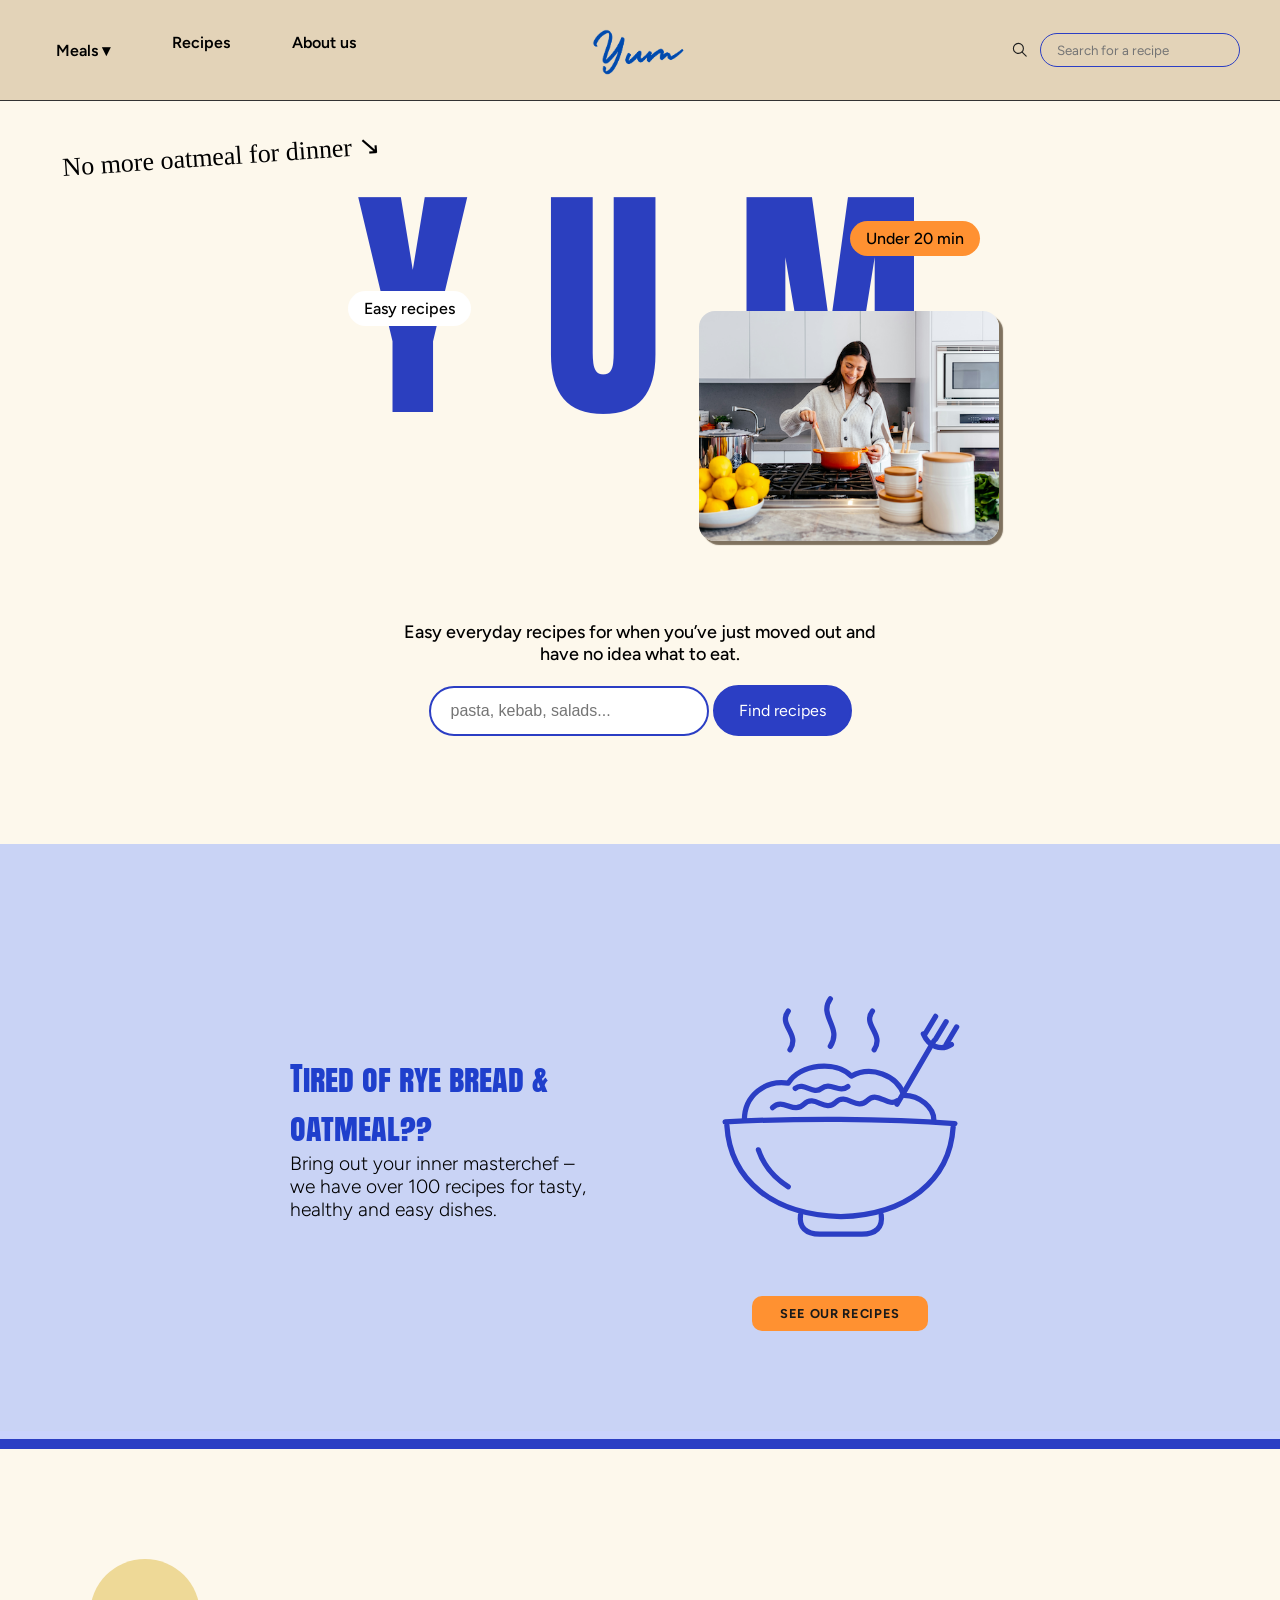
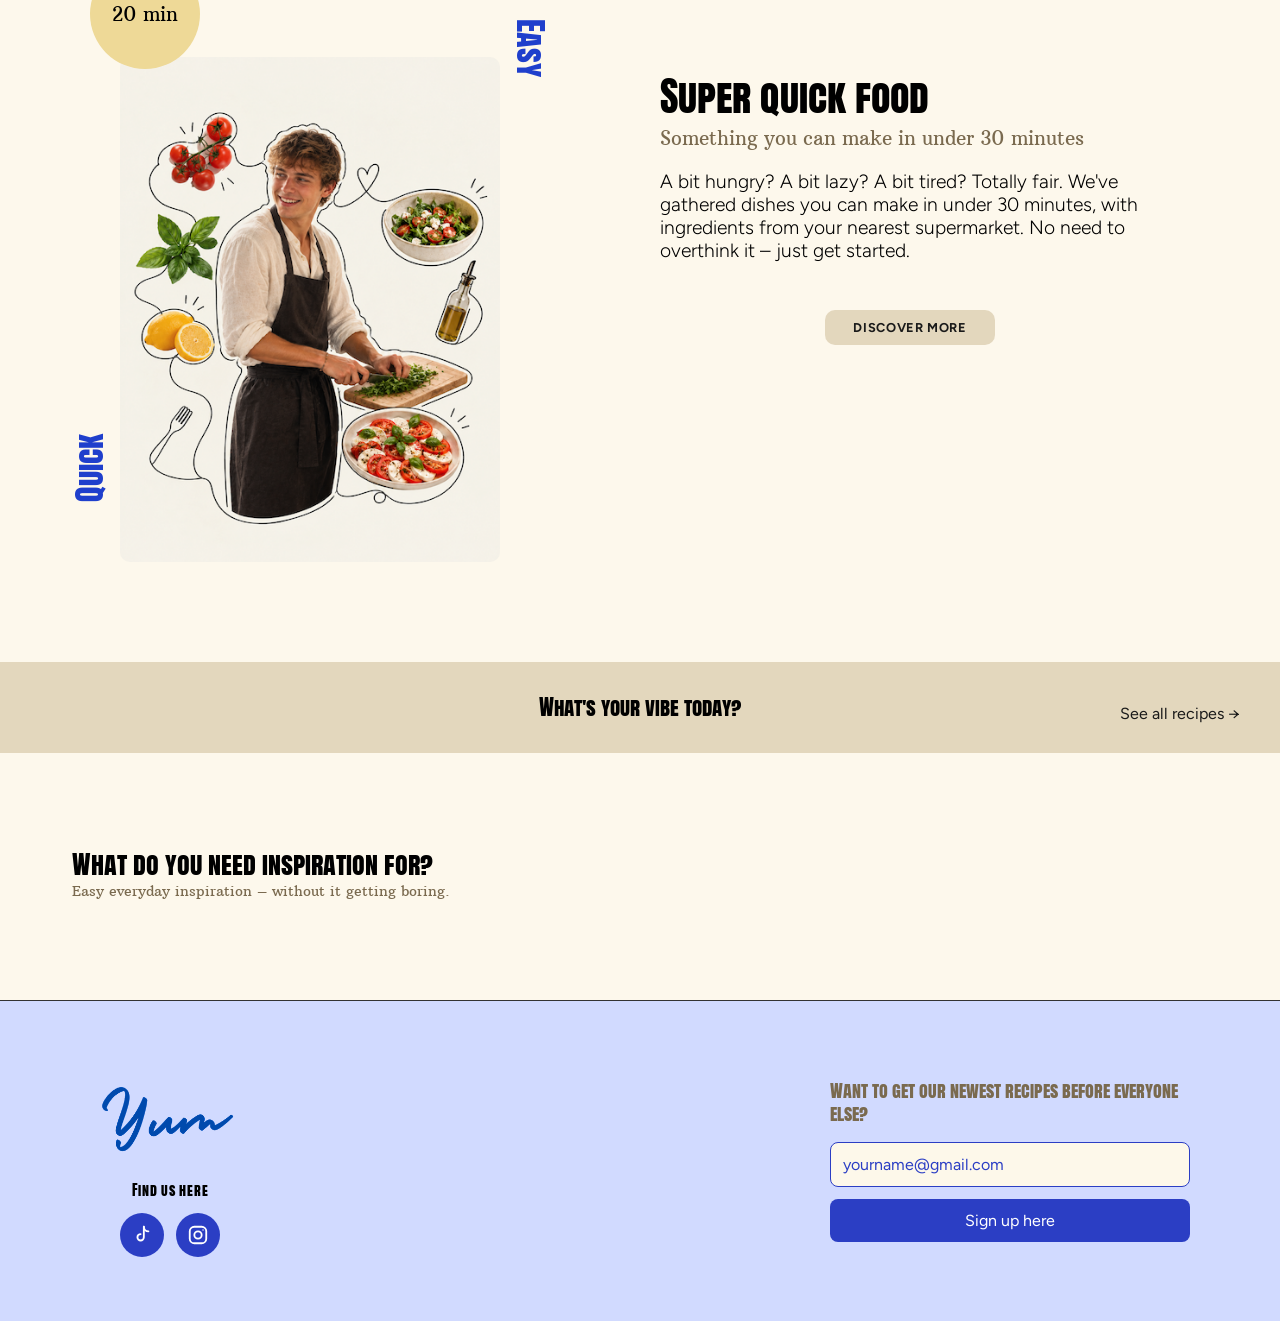
<file: index.html>
<!DOCTYPE html>
<html lang="en">

<head>
    <meta charset="UTF-8" />
    <meta name="viewport" content="width=device-width, initial-scale=1.0" />

    <title>Home</title>



    <link rel="preconnect" href="https://fonts.googleapis.com" />
    <link rel="preconnect" href="https://fonts.gstatic.com" crossorigin />
    <link
        href="https://fonts.googleapis.com/css2?family=Anton+SC&family=Arbutus+Slab&family=Figtree:wght@300..900&display=swap"
        rel="stylesheet" />

    <link rel="stylesheet" href="css/generel.css">
    <link rel="stylesheet" href="css/index.css">

    <script src="javascript/index.js" defer></script>
    <script src="javascript/header.js" defer></script>
    <script src="javascript/burger.js" defer></script>

</head>

<body>

    <header>
        <nav>
            <ul class="menu">
                <li>
                    <details>
                        <summary>Meals</summary>

                        <ul class="undermenu" id="mealMenu">

                        </ul>
                    </details>
                </li>
                <li><a href="listview.html">Recipes</a></li>
                <li><a href="omos.html">About us</a></li>

            </ul>

            <a href="index.html">
                <img src="img/logo/logo.svg" alt="Blue Yum logo" />

            </a>


            <form class="search" role="search" action="listview.html">
                <img src="img/iconer/search-icon (1).svg" alt="Search icon" class="search-ikon" />
                <input type="search" name="search" placeholder="Search for a recipe" aria-label="Search for a recipe" />

            </form>

            <button class="burger">
                <span class="line"></span>
                <span class="line"></span>
                <span class="line"></span>
            </button>
        </nav>
    </header>

    <main>


        <section class="hero">

            <span class="markat markat-venstre">Under 20 min</span>
            <span class="markat markat-hoejre">Easy recipes</span>

            <p class="hero-note">
                <a href="listview.html">No more oatmeal for dinner ↘</a>
            </p>

            <h1>YUM</h1>

            <img class="hero-billede" src="img/herobillede.webp" alt="Young woman cooking dinner in her kitchen">

            <p class="hero-tekst">
                Easy everyday recipes for when you’ve just moved out and have no idea what to eat.
            </p>

            <form action="recipe.html">
                <input type="text" placeholder="pasta, kebab, salads...">
                <button type="submit">Find recipes</button>
            </form>
        </section>
        <section class="box1">
            <div class="box1-tekst">
                <h2>Tired of rye bread & <br> oatmeal??</h2>
                <p>Bring out your inner masterchef – we have over 100 recipes for tasty, healthy and easy dishes.
                </p>
            </div>

            <div class="box1-billede">
                <img src="img/iconer/pastaskaal.svg" alt="Illustrated bowl of pasta" class="box1-ikon"> <a
                    href="listview.html" class="btn-opdag box1-knap">See our recipes</a>
            </div>
        </section>




        <div class="streg"></div>
        <section class="box2-sektion">
            <div class="box2-tekst">
                <h2>Super quick food</h2>
                <p class="box2-undertitel">Something you can make in under 30 minutes</p>
                <p>A bit hungry? A bit lazy? A bit tired? Totally fair. We've gathered dishes you can make in under
                    30
                    minutes, with ingredients from your nearest supermarket. No need to overthink it – just get
                    started.</p>
                <a href="listview.html" class="btn-opdag box2-knap">Discover more</a>
            </div>

            <div class="box2">
                <img src="img/Ung kok med friske råvarer.webp" alt="Girl cooking" class="box2-foto">
                <p class="box2-tid">20 min</p>
                <p class="box2-ord nemt">Easy</p>
                <p class="box2-ord hurtigt">Quick</p>
            </div>
        </section>

        <section class="vibe">
            <h2>What's your vibe today?</h2>

            <div class="vibe-tags">
                <!-- <a href="/listview" class="btn-tag">Asian</a>
        <a href="/listview" class="btn-tag">Italian</a>
        <a href="/listview" class="btn-tag">Vegetarian</a>
        <a href="/listview" class="btn-tag">Vegan</a>
        <a href="/listview?mealType=breakfast" class="btn-tag">Breakfast</a>
        <a href="/listview?mealType=lunch" class="btn-tag">Lunch</a>
        <a href="/listview?mealType=dinner" class="btn-tag">Dinner</a>
        <a href="/listview?mealType=dessert" class="btn-tag">Dessert</a> -->
            </div>

            <a href="listview.html" class="vibe-link">See all recipes →</a>
        </section>



        <section class="inspiration">
            <h2>What do you need inspiration for?</h2>
            <p class="inspiration-tekst">Easy everyday inspiration – without it getting boring.</p>

            <div class="kort-liste">
                <!-- <a href="/listview?mealType=breakfast" class="kort">
            <p class="badge">Easy</p>
            <img src="https://placehold.co/400x300" alt="Breakfast" class="kort-billede">
            <h3 class="kort-titel">Breakfast</h3>
        </a>

        <a href="/listview?mealType=lunch" class="kort">
            <img src="https://placehold.co/400x300" alt="Lunch" class="kort-billede">
            <h3 class="kort-titel">Lunch</h3>
        </a>

        <a href="/listview?mealType=dinner" class="kort">
            <p class="badge">Popular</p>
            <img src="https://placehold.co/400x300" alt="Dinner" class="kort-billede">
            <h3 class="kort-titel">Dinner</h3>
        </a>

        <a href="/listview?mealType=dessert" class="kort">
            <img src="https://placehold.co/400x300" alt="Dessert" class="kort-billede">
            <h3 class="kort-titel">Dessert</h3>
        </a>

        <a href="/listview?mealType=snack" class="kort">
            <img src="https://placehold.co/400x300" alt="Snacks" class="kort-billede">
            <h3 class="kort-titel">Snacks</h3>
        </a> -->
            </div>
        </section>
    </main>

    <footer>
        <div class="footer-venstre">
            <img src="img/logo/logo.svg" alt="Yum logo" class="footer-logo">
            <p class="footer-find">Find us here</p>
            <div class="footer-ikoner">
                <a href="#" aria-label="TikTok"><img src="img/iconer/tiktok.svg" alt=""></a>
                <a href="#" aria-label="Instagram"><img src="img/iconer/instagram.svg" alt=""></a>
            </div>
        </div>

        <div class="footer-hoejre">
            <h2>Want to get our newest recipes before everyone else?</h2>
            <input type="email" class="footer-button1" placeholder="yourname@gmail.com">
            <button class="footer-button2">Sign up here</button>
        </div>
    </footer>

</body>

</html>
</file>
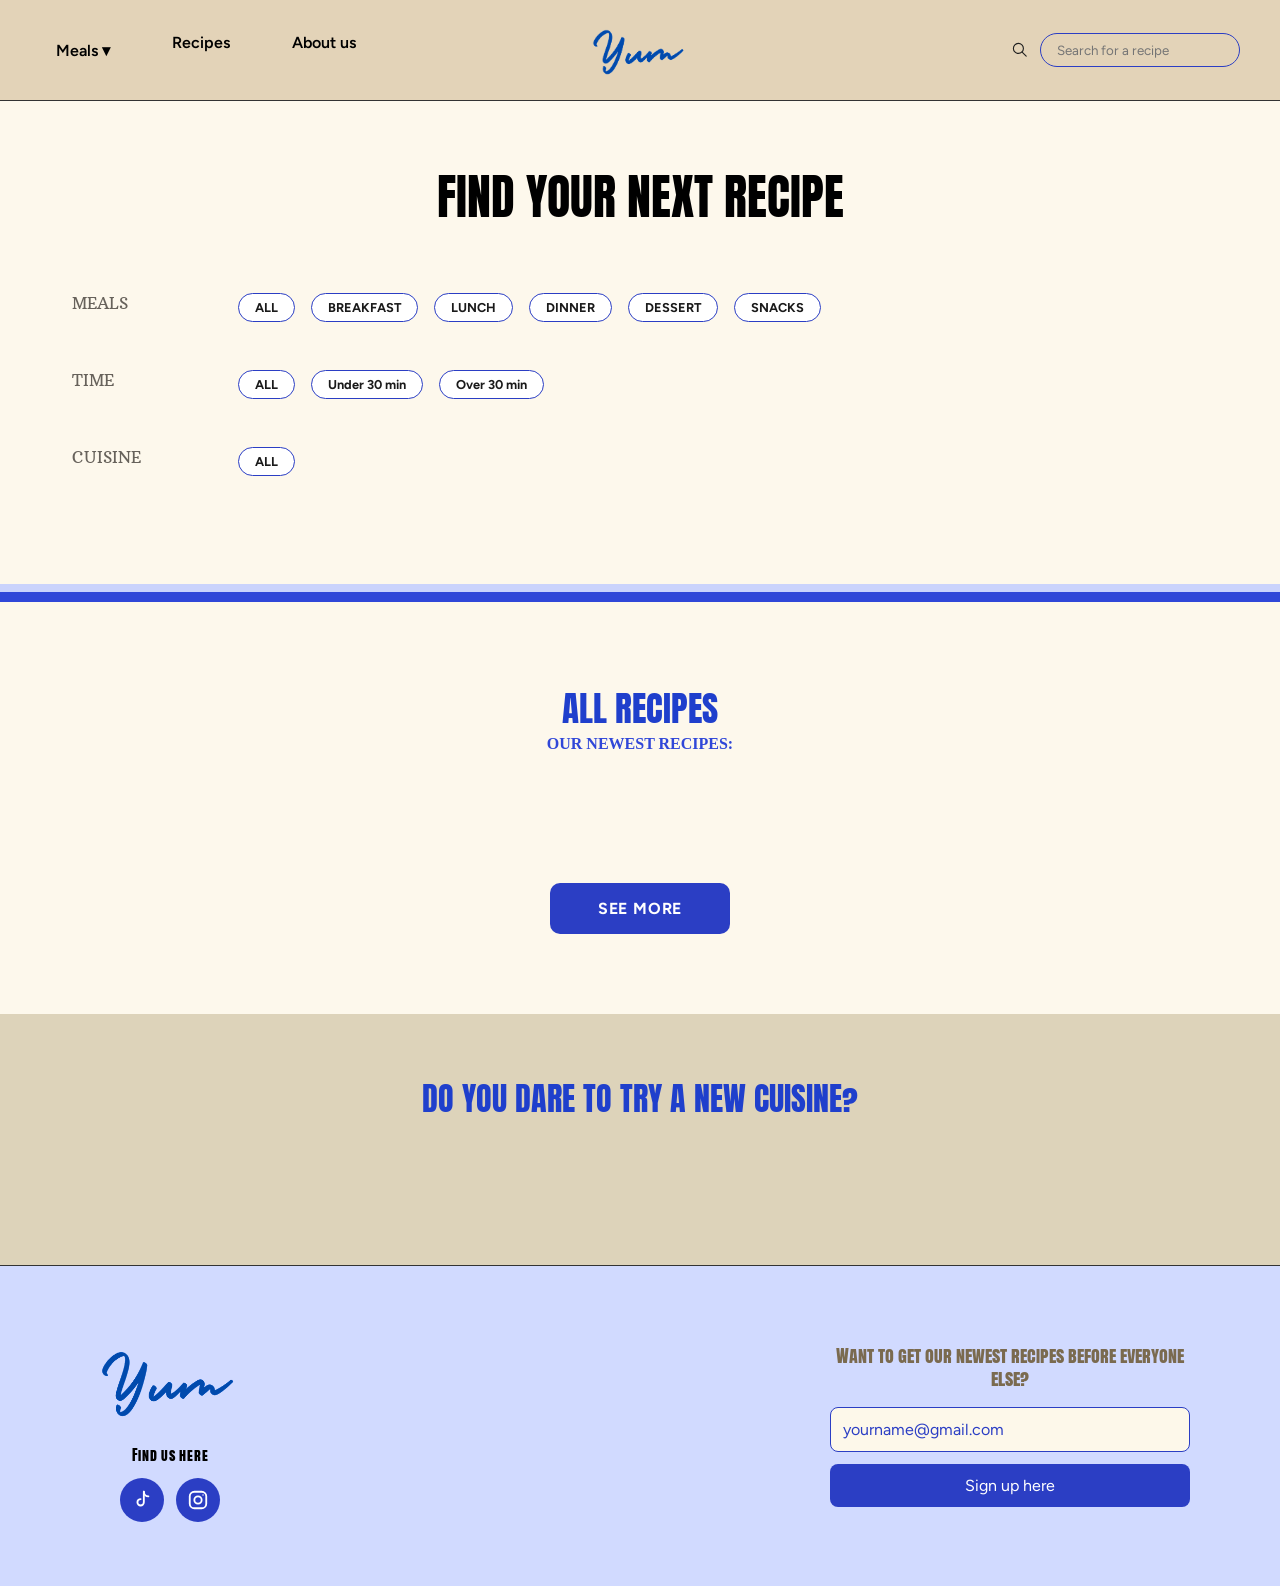
<file: listview.html>
<!DOCTYPE html>
<html lang="en">

<head>
    <meta charset="UTF-8">
    <meta name="viewport" content="width=device-width, initial-scale=1.0">
    <title>Find your recipe</title>
    <script src="javascript/listview.js" defer></script>
    <link rel="stylesheet" href="css/generel.css">
    <link rel="stylesheet" href="css/listview.css">
    <link rel="preconnect" href="https://fonts.googleapis.com" />
    <link rel="preconnect" href="https://fonts.gstatic.com" crossorigin />
    <link
        href="https://fonts.googleapis.com/css2?family=Anton+SC&family=Arbutus+Slab&family=Figtree:wght@300..900&display=swap"
        rel="stylesheet" />

    <script src="javascript/header.js" defer></script>
    <script src="javascript/burger.js" defer></script>

</head>

<body>
    <header>
        <nav>
            <ul class="menu">
                <li>
                    <details>
                        <summary>Meals</summary>
                        <ul class="undermenu" id="mealMenu">
                        </ul>
                    </details>
                </li>
                <li><a href="listview.html">Recipes</a></li>
                <li><a href="omos.html">About us</a></li>
            </ul>

            <a href="index.html">
                <img src="img/logo/logo.svg" alt="Blue Yum logo" />
            </a>

            <!-- Search field -->
            <!-- action + name = søgningen sendes til listview.html?search=... -->
            <form class="search" role="search" action="listview.html">
                <img src="img/iconer/search-icon (1).svg" alt="Search icon" class="search-ikon" />
                <input type="search" name="search" placeholder="Search for a recipe" aria-label="Search for a recipe" />
            </form>

            <button class="burger">
                <span class="line"></span>
                <span class="line"></span>
                <span class="line"></span>
            </button>
        </nav>
    </header>
    <main>
        <section class="filter-section">
            <h1>Find your next recipe</h1>
            <!-- <div>
                <button> <a href="index.html">Back</a></button>
            </div>
            <h1>
                Find your next recipe
            </h1> -->
            <div class="filter-group">
                <h3>MEALS</h3>
                <!-- <h3>
                    Meals
                </h3> -->
                <div class="filter-buttons">
                    <button class="btn-tag" data-filter="mealType" data-value="All">ALL</button>
                    <button class="btn-tag" data-filter="mealType" data-value="Breakfast">BREAKFAST</button>
                    <button class="btn-tag" data-filter="mealType" data-value="Lunch">LUNCH</button>
                    <button class="btn-tag" data-filter="mealType" data-value="Dinner">DINNER</button>
                    <button class="btn-tag" data-filter="mealType" data-value="Dessert">DESSERT</button>
                    <button class="btn-tag" data-filter="mealType" data-value="Snack">SNACKS</button>
                    <!-- <button class="active">ALL</button>
                    <button>BREAKFAST</button>
                    <button>LUNCH</button>
                    <button>DINNER</button>
                    <button>DESSERT</button>
                    <button>SNACKS</button> -->
                </div>
            </div>
            <div class="filter-group">
                <h3>TIME</h3>
                <!-- <h3>
                    Cooking time
                </h3> -->
                <div class="filter-buttons">
                    <button class="btn-tag" data-filter="time" data-value="All">ALL</button>
                    <button class="btn-tag" data-filter="time" data-value="Under">Under 30 min</button>
                    <button class="btn-tag" data-filter="time" data-value="Over">Over 30 min</button>
                    <!-- <button>ALL</button>
                    <button>Under 30 min</button>
                    <button>Over 30 min</button> -->
                </div>
            </div>
            <div class="filter-group">
                <h3>CUISINE</h3>
                <!-- <h3>
                    Cuisine
                </h3> -->
                <!-- Køkkenerne bliver lavet i listview.js ud fra API'et -->
                <div class="filter-buttons" id="cuisineButtons">
                    <button class="btn-tag" data-filter="cuisine" data-value="All">ALL</button>
                    <!-- <button>ALL</button>
                    <button>FRANCE</button>
                    <button>MEXICAN</button>
                    <button>ITALIAN</button>
                    <button>ASIA</button> -->
                </div>
                <!-- Viser/skjuler resten af køkkenerne -->
                <button class="btn-opdag cuisine-more-btn" id="cuisineMore">See more</button>
            </div>
            <button class="btn-opdag back-btn" id="backButton" hidden>← Back</button>
            <!-- <section>

            </section>
            <section>

            </section> -->
        </section>
        <div class="separator"></div>
        <section class="intro-section">
            <h2 id="listTitle">ALL RECIPES</h2>
            <!-- <h2>ALL RECIPES</h2> -->
            <a> OUR NEWEST RECIPES:</a>
            <!-- <h1>
                Recipes
            </h1>
            <h3>
                The newest recipes
            </h3> -->
        </section>
        <section id="recipeContainer" class="recipe-grid">
            <!-- <section>
                <img src="" alt="">
                <img src="" alt="">
                <img src="" alt="">
            </section>
            <section>
                <img src="" alt="">
                <img src="" alt="">
                <img src="" alt="">
            </section>
            <section>
                <img src="" alt="">
                <img src="" alt="">
                <img src="" alt="">
            </section> -->
        </section>
        <!-- Vises kun, når en søgning ikke giver nogen opskrifter -->
        <section class="empty-state" id="emptyState" hidden>
            <img src="img/iconer/tom-gryde.svg" alt="" class="tegning">
            <h2>No recipes for "<span id="emptyWord"></span>"</h2>
            <p>We don't have that one yet – but you can ask us to make it.</p>
            <a class="btn-opdag request-btn" id="requestLink" href="request.html">Request it →</a>
        </section>
        <div class="button-wrapper">
            <button class="btn-opdag more-btn">See more</button>
            <!-- <button class="more-btn">See more</button> -->
            <!-- <p>See more</p> -->
        </div>
        <section class="kitchen-section">
            <h2>Do you dare to try a new cuisine?</h2>
            <!-- <h2>Do you dare to try a new cuisine?</h2> -->
            <div id="kitchenContainer" class="kitchen-grid">
                <!-- <div>
                    <img src="" alt="">
                    <div>
                        <button> <a href="">Asian</a></button>
                    </div>
                </div>
                <div>
                    <img src="" alt="">
                    <div>
                        <button> <a href="">France</a></button>
                    </div>
                </div>
                <div>
                    <img src="" alt="">
                    <div>
                        <button> <a href="">Italy</a></button>
                    </div>
                </div>
                <div>
                    <img src="" alt="">
                    <div>
                        <button> <a href="">Indian</a></button>
                    </div>
                </div>
                <div>
                    <img src="" alt="">
                    <div>
                        <button> <a href="">Japanese</a></button>
                    </div>
                </div> -->
            </div>
        </section>
    </main>
    <footer>
        <div class="footer-venstre">
            <img src="img/logo/logo.svg" alt="Yum logo" class="footer-logo">
            <p class="footer-find">Find us here</p>
            <div class="footer-ikoner">
                <a href="#" aria-label="TikTok"><img src="img/iconer/tiktok.svg" alt=""></a>
                <a href="#" aria-label="Instagram"><img src="img/iconer/instagram.svg" alt=""></a>
            </div>
        </div>
        <div class="footer-hoejre">
            <h2>Want to get our newest recipes before everyone else?</h2>
            <input type="email" class="footer-button1" placeholder="yourname@gmail.com">
            <button class="footer-button2">Sign up here</button>
        </div>
    </footer>
</body>

</html>
</file>
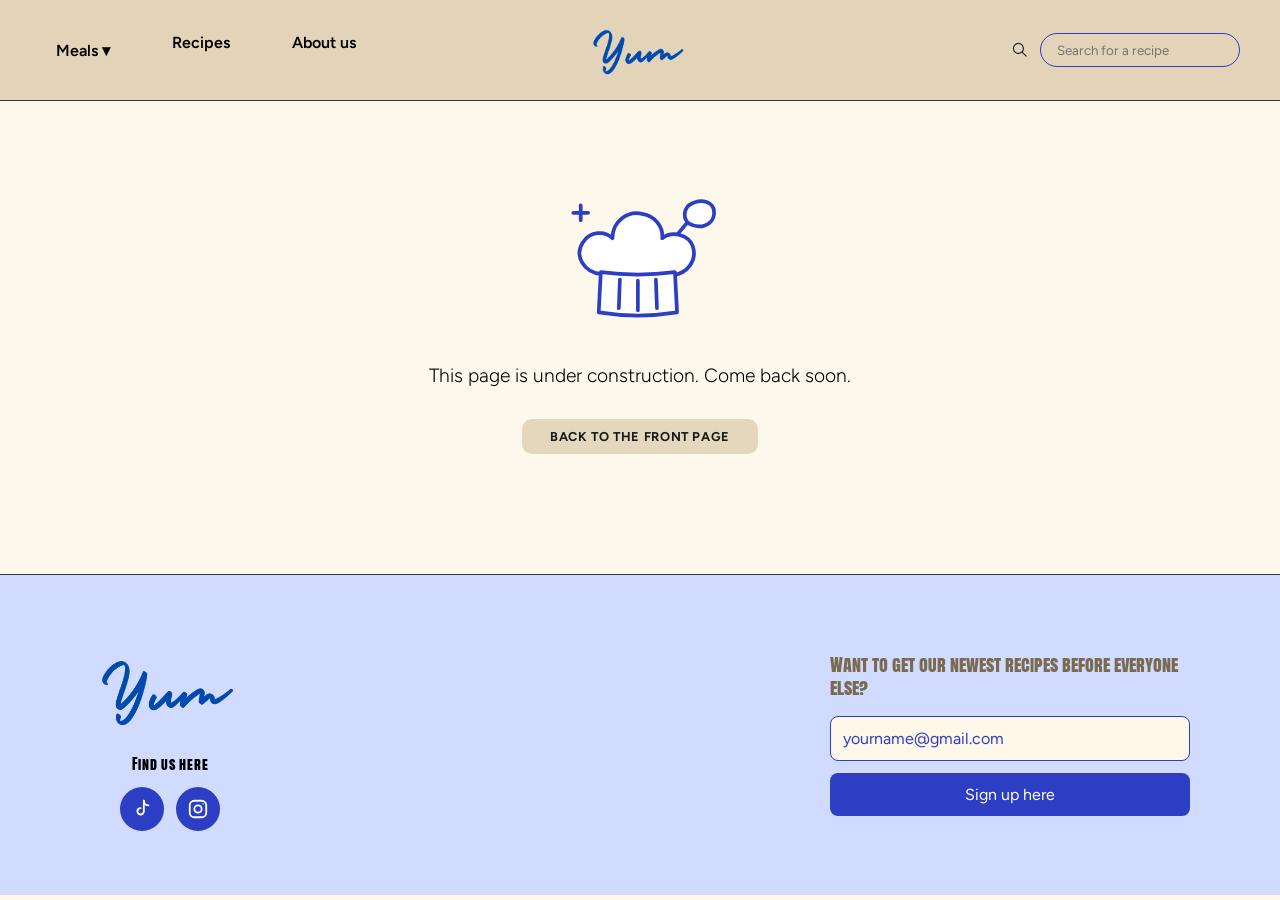
<file: omos.html>
<!DOCTYPE html>
<html lang="en">

<head>
    <meta charset="UTF-8">
    <meta name="viewport" content="width=device-width, initial-scale=1.0">
    <title>about us</title>
    <link rel="stylesheet" href="css/generel.css">
    <link rel="stylesheet" href="css/index.css">
    <link rel="preconnect" href="https://fonts.googleapis.com" />
    <link rel="preconnect" href="https://fonts.gstatic.com" crossorigin />
    <link
        href="https://fonts.googleapis.com/css2?family=Anton+SC&family=Arbutus+Slab&family=Figtree:wght@300..900&display=swap"
        rel="stylesheet" />
    <script src="javascript/header.js" defer></script>
    <script src="javascript/burger.js" defer></script>

</head>

<body>
    <header>
        <nav>
            <ul class="menu">
                <li>
                    <details>
                        <summary>Meals</summary>

                        <ul class="undermenu" id="mealMenu">

                        </ul>
                    </details>
                </li>
                <li><a href="listview.html">Recipes</a></li>
                <li><a href="omos.html">About us</a></li>

            </ul>

            <a href="index.html">
                <img src="img/logo/logo.svg" alt="Blue Yum logo" />

            </a>


            <form class="search" role="search" action="listview.html">
                <img src="img/iconer/search-icon (1).svg" alt="Search icon" class="search-ikon" />
                <input type="search" name="search" placeholder="Search for a recipe" aria-label="Search for a recipe" />

            </form>

            <button class="burger">
                <span class="line"></span>
                <span class="line"></span>
                <span class="line"></span>
            </button>
        </nav>
    </header>

    <main>


        <section class="om-os">
            <img src="img/iconer/kokkehue.svg" alt="" class="tegning">
            <p>This page is under construction. Come back soon.</p>
            <a href="index.html" class="btn-opdag">Back to the front page</a>
        </section>
    </main>
    <footer>
        <div class="footer-venstre">
            <img src="img/logo/logo.svg" alt="Yum logo" class="footer-logo">
            <p class="footer-find">Find us here</p>
            <div class="footer-ikoner">
                <a href="#" aria-label="TikTok"><img src="img/iconer/tiktok.svg" alt=""></a>
                <a href="#" aria-label="Instagram"><img src="img/iconer/instagram.svg" alt=""></a>
            </div>
        </div>

        <div class="footer-hoejre">
            <h2>Want to get our newest recipes before everyone else?</h2>
            <input type="email" class="footer-button1" placeholder="yourname@gmail.com">
            <button class="footer-button2">Sign up here</button>
        </div>
    </footer>

</body>

</html>
</file>
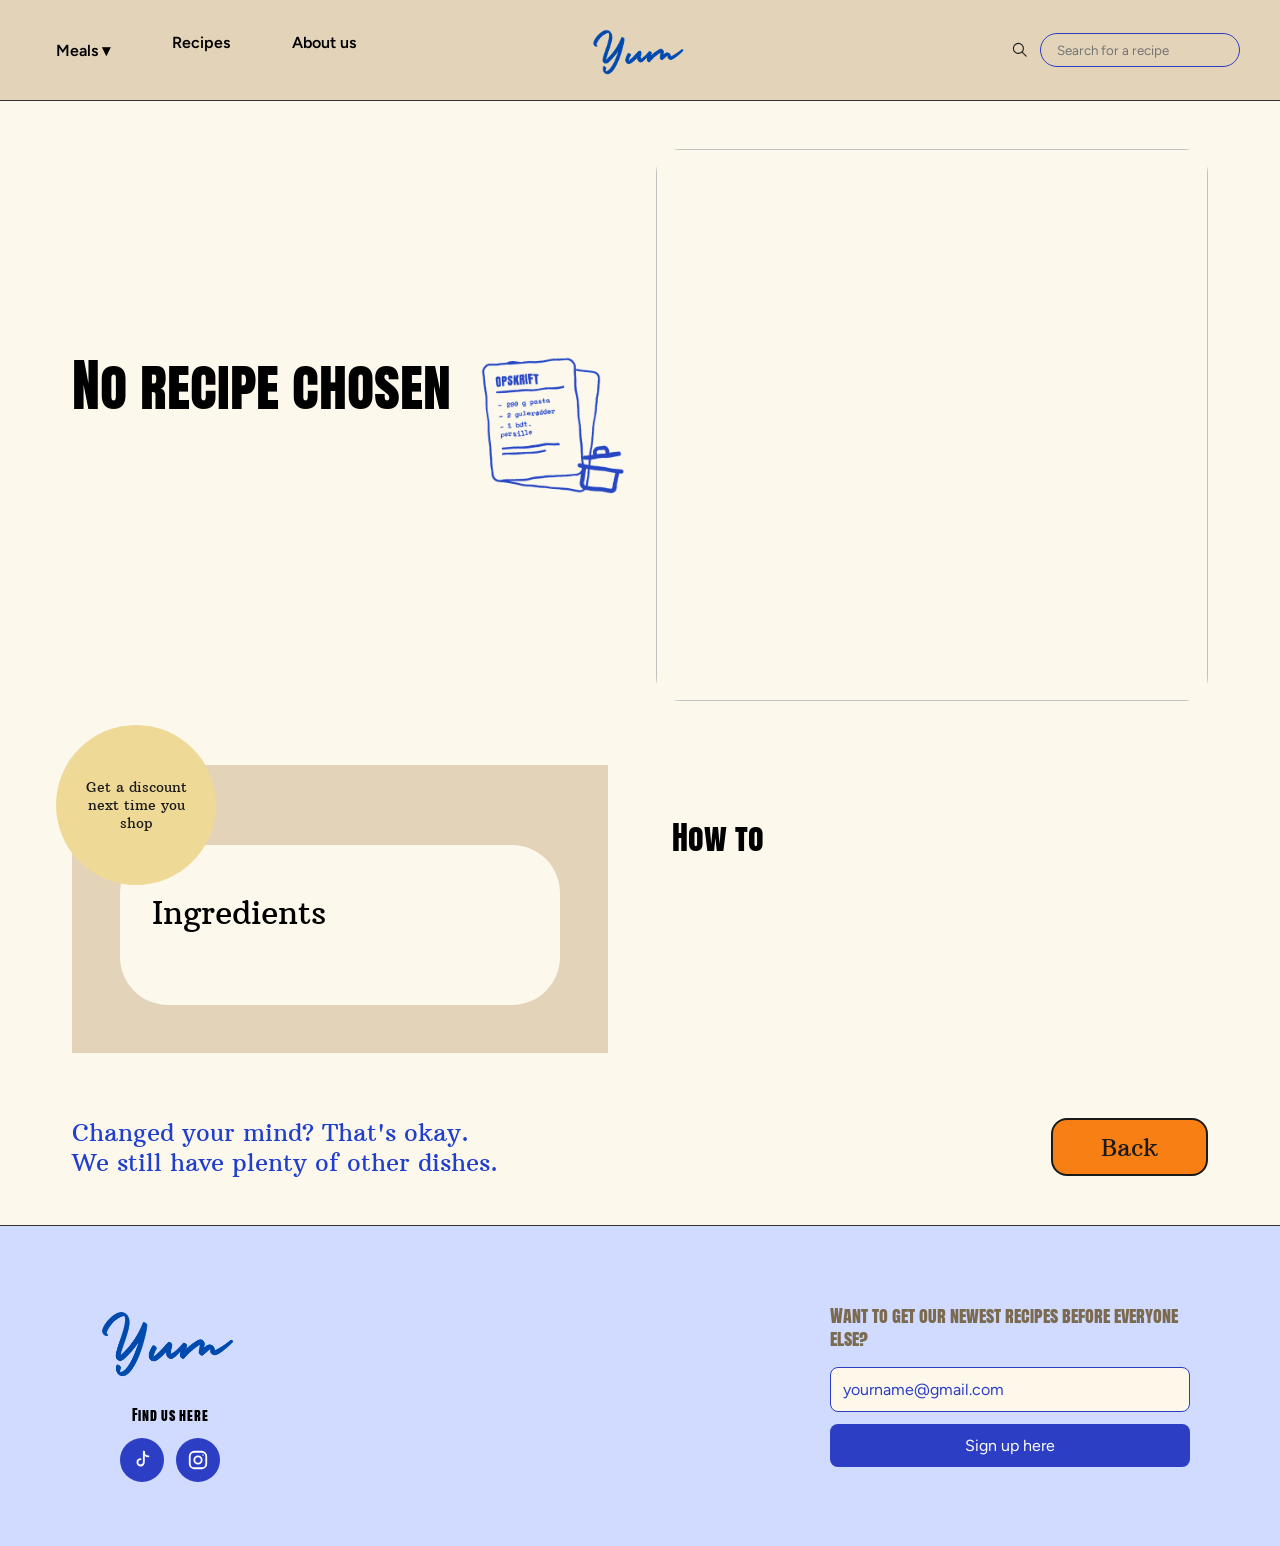
<file: recipe.html>
<!DOCTYPE html>
<html lang="en">

<head>
    <meta charset="UTF-8" />
    <meta name="viewport" content="width=device-width, initial-scale=1.0" />
    <title>Recipe</title>

    <link rel="preconnect" href="https://fonts.googleapis.com" />
    <link rel="preconnect" href="https://fonts.gstatic.com" crossorigin />
    <link
        href="https://fonts.googleapis.com/css2?family=Anton+SC&family=Arbutus+Slab&family=Figtree:wght@300..900&display=swap"
        rel="stylesheet" />

    <link rel="stylesheet" href="css/generel.css">
    <link rel="stylesheet" href="css/recipe.css">
    <script src="javascript/header.js" defer></script>
    <script src="javascript/burger.js" defer></script>
    <script src="javascript/recipe.js" defer></script>

</head>

<body>


    <header>
        <nav>
            <ul class="menu">
                <li>
                    <details>
                        <summary>Meals</summary>

                        <ul class="undermenu" id="mealMenu">

                        </ul>
                    </details>
                </li>
                <li><a href="listview.html">Recipes</a></li>
                <li><a href="omos.html">About us</a></li>

            </ul>

            <a href="index.html">
                <img src="img/logo/logo.svg" alt="Blue Yum logo" />

            </a>


            <form class="search" role="search" action="listview.html">
                <img src="img/iconer/search-icon (1).svg" alt="Search-icon" class="search-ikon" />
                <input type="search" name="search" placeholder="Search for a recipe" aria-label="Search for a recipe" />

            </form>

            <button class="burger">
                <span class="line"></span>
                <span class="line"></span>
                <span class="line"></span>
            </button>
        </nav>
    </header>

    <main class="recipe">
        <section class="recipe-hero">
            <div class="recipe-intro">
                <div class="recipe-text">
                    <h1 id="recipeTitle">Loading recipe…</h1>
                    <dl class="recipe-facts" id="recipeFacts"></dl>
                </div>
                <img class="recipe-doodle" src="img/iconer/opskrifttegning.svg" alt="">
            </div>
            <img class="recipe-image" id="recipeImage" alt="">
        </section>

        <section class="recipe-body" id="recipeBody">
            <div class="ingredients-panel">
                <button class="discount-badge" id="discountButton" aria-haspopup="dialog">Get a discount next time you
                    shop</button>
                <div class="ingredients-card">
                    <h2>Ingredients</h2>
                    <ul class="ingredient-list" id="ingredientList"></ul>
                </div>
            </div>

            <div class="method">
                <h2>How to</h2>
                <ol class="instruction-list" id="instructionList"></ol>
            </div>
        </section>

        <section class="recipe-back">
            <p>Changed your mind? That's okay.<br>We still have plenty of other dishes.</p>
            <a href="listview.html" class="btn-back">Back</a>
        </section>
    </main>
    <dialog class="discount-dialog" id="discountDialog" aria-labelledby="discountTitle">
        <div class="dialog-inner">
            <button class="dialog-close" id="dialogClose" aria-label="Close">×</button>

            <div class="dialog-content" id="discountForm">
                <h2 id="discountTitle">Get 15% off your next shop</h2>
                <p>Sign up to our newsletter and we'll send your discount code straight to your inbox.</p>
                <form class="dialog-form" id="signupForm">
                    <input type="email" id="signupEmail" placeholder="yourname@gmail.com" aria-label="Email" required>
                    <button type="submit">Sign me up</button>
                </form>
            </div>

            <div class="dialog-content" id="discountThanks" hidden>
                <h2>You're in!</h2>
                <p>Check your inbox for your discount code.</p>
            </div>
        </div>
    </dialog>
    <footer>
        <div class="footer-venstre">
            <img src="img/logo/logo.svg" alt="Yum logo" class="footer-logo">
            <p class="footer-find">Find us here</p>
            <div class="footer-ikoner">
                <a href="#" aria-label="TikTok"><img src="img/iconer/tiktok.svg" alt=""></a>
                <a href="#" aria-label="Instagram"><img src="img/iconer/instagram.svg" alt=""></a>
            </div>
        </div>

        <div class="footer-hoejre">
            <h2>Want to get our newest recipes before everyone else?</h2>
            <input type="email" class="footer-button1" placeholder="yourname@gmail.com">
            <button class="footer-button2">Sign up here</button>
        </div>
    </footer>

</body>


</html>
</file>
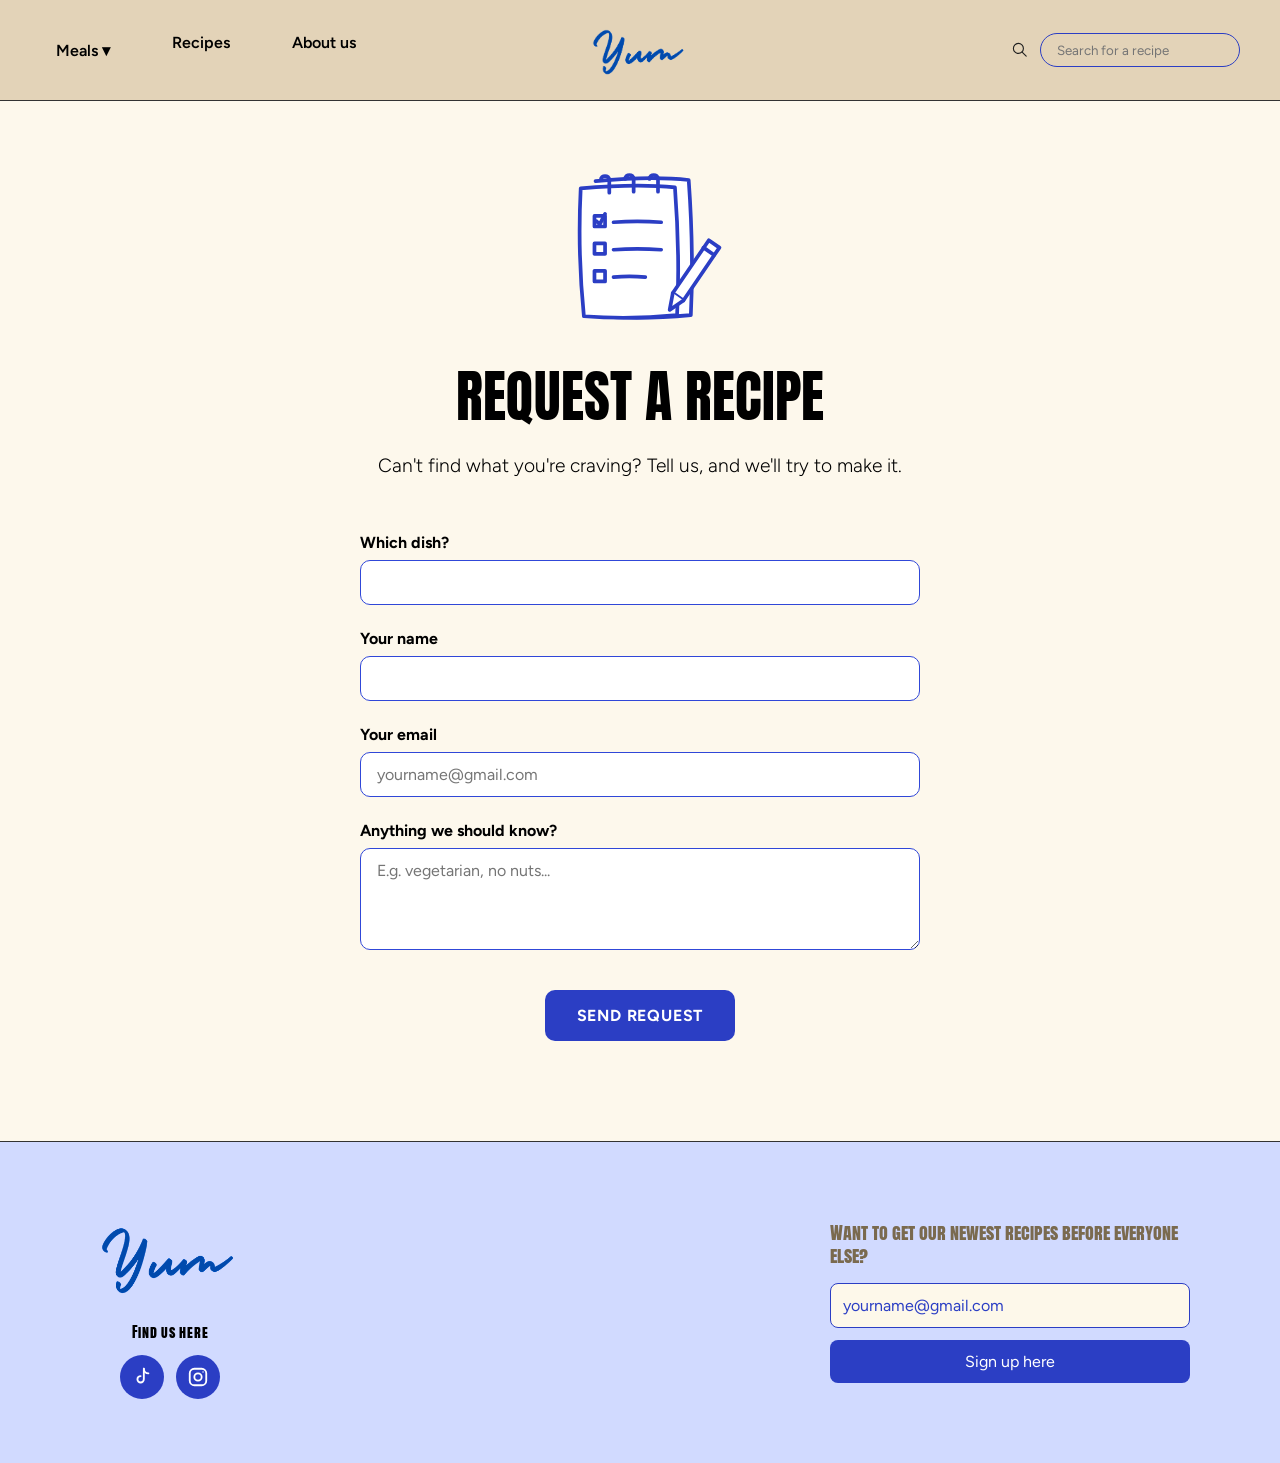
<file: request.html>
<!DOCTYPE html>
<html lang="en">

<head>
    <meta charset="UTF-8">
    <meta name="viewport" content="width=device-width, initial-scale=1.0">
    <title>Request a recipe</title>
    <script src="javascript/request.js" defer></script>
    <link rel="stylesheet" href="css/generel.css">
    <link rel="stylesheet" href="css/request.css">
    <link rel="preconnect" href="https://fonts.googleapis.com" />
    <link rel="preconnect" href="https://fonts.gstatic.com" crossorigin />
    <link
        href="https://fonts.googleapis.com/css2?family=Anton+SC&family=Arbutus+Slab&family=Figtree:wght@300..900&display=swap"
        rel="stylesheet" />

    <script src="javascript/header.js" defer></script>
    <script src="javascript/burger.js" defer></script>

</head>

<body>
    <header>
        <nav>
            <ul class="menu">
                <li>
                    <details>
                        <summary>Meals</summary>
                        <ul class="undermenu" id="mealMenu"></ul>
                    </details>
                </li>
                <li><a href="listview.html">Recipes</a></li>
                <li><a href="omos.html">About us</a></li>
            </ul>

            <a href="index.html">
                <img src="img/logo/logo.svg" alt="Blue Yum logo" />
            </a>

            <!-- action + name = søgningen sendes til listview.html?search=... -->
            <form class="search" role="search" action="listview.html">
                <img src="img/iconer/search-icon (1).svg" alt="Search icon" class="search-ikon" />
                <input type="search" name="search" placeholder="Search for a recipe" aria-label="Search for a recipe" />
            </form>

            <button class="burger">
                <span class="line"></span>
                <span class="line"></span>
                <span class="line"></span>
            </button>
        </nav>
    </header>
    <main>
        <!-- FORMULAR: retten er udfyldt på forhånd fra ?dish=... -->
        <section class="request-section" id="requestSection">
            <img src="img/iconer/oenskeliste.svg" alt="" class="tegning">
            <h1>Request a recipe</h1>
            <p>Can't find what you're craving? Tell us, and we'll try to make it.</p>

            <form class="request-form" id="requestForm">
                <label for="dish">Which dish?</label>
                <input type="text" id="dish" name="dish" required>

                <label for="name">Your name</label>
                <input type="text" id="name" name="name">

                <label for="email">Your email</label>
                <input type="email" id="email" name="email" placeholder="yourname@gmail.com">

                <label for="note">Anything we should know?</label>
                <textarea id="note" name="note" rows="4" placeholder="E.g. vegetarian, no nuts..."></textarea>

                <button type="submit" class="btn-opdag send-btn">Send request</button>
            </form>
        </section>

        <!-- BEKRÆFTELSE: vises, når formularen er sendt -->
        <section class="request-section" id="confirmation" hidden>
            <img src="img/iconer/kuvert.svg" alt="" class="tegning">
            <h1>Thank you!</h1>
            <p class="request-nummer">Request #<span id="requestNumber"></span> received</p>
            <p>We'll let you know when "<span id="confirmDish"></span>" is ready.</p>
            <a href="listview.html" class="btn-opdag send-btn">Back to recipes</a>
        </section>
    </main>
    <footer>
        <div class="footer-venstre">
            <img src="img/logo/logo.svg" alt="Yum logo" class="footer-logo">
            <p class="footer-find">Find us here</p>
            <div class="footer-ikoner">
                <a href="#" aria-label="TikTok"><img src="img/iconer/tiktok.svg" alt=""></a>
                <a href="#" aria-label="Instagram"><img src="img/iconer/instagram.svg" alt=""></a>
            </div>
        </div>
        <div class="footer-hoejre">
            <h2>Want to get our newest recipes before everyone else?</h2>
            <input type="email" class="footer-button1" placeholder="yourname@gmail.com">
            <button class="footer-button2">Sign up here</button>
        </div>
    </footer>
</body>

</html>
</file>
<file: css/generel.css>
* {
  margin: 0;
  padding: 0;
  box-sizing: border-box;
}

img {
  display: block;
  max-width: 100%;
} /* ==========================================
   FARVER OG SKRIFTSTØRRELSER
========================================== */

/* MOBIL */
:root {
  /* FARVER */
  --header-color: #e3d3b8;
  --bagground-color: #fdf8ec;
  --footer-color: #d1daff;

  --h1-color: #000000;
  --h2-color-1: #1f3fcc;
  --h2-color-2: #000000;
  --h3-color: #67625b;
  --brødtekst-color: #000000;
  --banner-lysfarve: #e3d3b8;
  --lyseblå-streg: #d1daff;
  --gul-cirkel: #eed997;

  /* KNAP FARVEE */
  --knap-blaa: #2b3ec4;
  --knap-blaa-hover: #0f2585;
  --knap-beige: #e3d7bd;
  --knap-beige-hover: #d4c49f;
  --knap-creme: #fdf8ea;
  --knap-hvid: #ffffff;
  --knap-graa: #8a8a8a;
  --knap-tekst: #1a1a1a;

  /* SKRIFTSTØRRELSER */
  --h1-size: 2rem;
  --h2-size: 1.5rem;
  --h3-size: 1.2rem;
  --p-size: 1rem;
}

/* DESKTOP */
@media (min-width: 700px) {
  :root {
    --h1-size: 3.5rem;
    --h2-size: 2rem;
    --h3-size: 1.5rem;
    --p-size: 1.2rem;
  }
}

/* ==========================================
   MAIN
========================================== */
main {
  padding-inline: 2rem;
}

body {
  background-color: var(--bagground-color);
  margin: 0;
  padding: 0;
}

/* ==========================================
   FONTE
========================================== */
h1 {
  font-family: "Anton SC", sans-serif;
  font-weight: 400;
  font-size: var(--h1-size);
  color: var(--h1-color);
}

h2 {
  font-family: "Anton SC", sans-serif;
  font-weight: 200;
  font-size: var(--h2-size);
  color: var(--h2-color-1);
}

h2:nth-of-type(2) {
  color: var(--h2-color-2);
}

.speciel_h2 {
  font-family: "Anton SC", sans-serif;
  font-weight: 200;
  font-size: var(--h2-size);
  color: var(--h2-color-2);
}
h3 {
  font-family: "Arbutus Slab", serif;
  font-weight: 400;
  font-size: var(--h3-size);
  color: var(--h3-color);
}

p {
  font-family: "Figtree", sans-serif;
  font-weight: 200;
  font-size: var(--p-size);
}

/* ==========================================
   KNAPPER
========================================== */

/* Fælles for alle knapper */
button {
  font-family: inherit;
  cursor: pointer;
  transition:
    background-color 0.2s,
    color 0.2s,
    border-color 0.2s;
}

/* Tags: Asiatisk, Morgenmad, Vegansk osv. */
.btn-tag {
  background-color: var(--knap-hvid);
  color: var(--knap-tekst);
  border: 1px solid var(--knap-blaa);
  border-radius: 999px;
  padding: 4px 16px;
  font-family: "Figtree", sans-serif;
  font-weight: 700;
  font-size: 0.8rem;
}

.btn-tag:hover {
  background-color: #f87f14;
  color: var(--knap-hvid);
}

/* Det valgte tag, fx i filtrene på listview */
.btn-tag.active {
  background-color: var(--knap-blaa);
  color: var(--knap-hvid);
}

/* Opdag mere */
.btn-opdag {
  background-color: var(--knap-beige);
  color: var(--knap-tekst);
  border: none;
  border-radius: 10px;
  padding: 10px 28px;
  font-family: "Figtree", sans-serif;
  font-weight: 700;
  font-size: 0.8rem;
  text-transform: uppercase;
  letter-spacing: 0.05em;
  display: inline-block;
  text-decoration: none;
}

.btn-opdag:hover {
  background-color: var(--knap-beige-hover);
}

/* Filterknapperne */
.btn-filter {
  background-color: var(--knap-hvid);
  color: var(--knap-tekst);
  border: 1px solid var(--knap-graa);
  border-radius: 8px;
  padding: 6px 12px;
  font-family: "Arbutus Slab", serif;
  font-size: 0.9rem;
}

.btn-filter:hover {
  border-color: var(--knap-tekst);
}

/* Den valgte filterknap */
.btn-filter.active {
  background-color: var(--knap-blaa);
  color: var(--knap-hvid);
  border-color: var(--knap-blaa);
}

/* Email-felt */
.footer-button1 {
  display: block;
  width: 90%;
  margin: 0 auto 12px;
  padding: 12px;
  box-sizing: border-box;
  background-color: var(--knap-creme);
  color: var(--knap-blaa);
  border: 1px solid var(--knap-blaa);
  border-radius: 8px;
  font-family: "Figtree", sans-serif;
  font-size: 1rem;
  text-align: center;
}

.footer-button1::placeholder {
  color: var(--knap-blaa);
}

/* Tilmeld-knap */
.footer-button2 {
  display: block;
  width: 90%;
  margin: 0 auto;
  padding: 12px;
  box-sizing: border-box;
  background-color: var(--knap-blaa);
  color: var(--knap-hvid);
  border: none;
  border-radius: 8px;
  font-family: "Figtree", sans-serif;
  font-size: 1rem;
}

.footer-button2:hover {
  background-color: var(--knap-blaa-hover);
}

/* ==========================================
   HEADER OG NAV
========================================== */

header {
  position: relative;
  background-color: var(--header-color);
  padding: 10px 20px;
  border-bottom: 1px solid #333;
}

nav {
  display: flex;
  align-items: center;
  justify-content: space-between;
}

nav img {
  height: 50px;
}

@media (min-width: 800px) {
  header {
    padding: 15px 40px;
  }

  nav img {
    height: 70px;
  }

  /* Menu og søg fylder lige meget, så logoet står i midten */
  .menu,
  .search {
    flex: 1;
  }
}
/* ==========================================
   SØGEFELT
========================================== */

.search {
  display: flex;
  align-items: center;
  justify-content: flex-end;
  gap: 10px;
  margin: 0 10px;
}

.search-ikon {
  width: 20px;
}

.search input {
  width: 100%;
  box-sizing: border-box;
  border-radius: 20px;
  border: 1px solid var(--knap-blaa);
  background-color: transparent;
  padding: 8px 16px;
  font-family: "Figtree", sans-serif;
}

@media (min-width: 800px) {
  .search {
    margin: 0;
  }

  .search input {
    width: 200px;
  }
}
/* ==========================================
   MENU
========================================== */

/* MOBIL */
/* Menuen er skjult, indtil man klikker på burgeren */
.menu {
  display: none;
  list-style: none;
  padding: 0;
  margin: 0;
}

.menu li {
  margin-bottom: 15px;
}

.menu a,
.menu summary {
  font-family: "Figtree", sans-serif;
  font-size: 1.3rem;
  color: var(--brødtekst-color);
  text-decoration: none;
  cursor: pointer;
}

.menu a:hover,
.menu summary:hover {
  color: var(--h2-color-1);
}

/* DESKTOP */
@media (min-width: 800px) {
  /* Menuen vises på en række */
  .menu {
    display: flex;
    gap: 30px;
  }

  .menu li {
    margin-bottom: 0;
  }
  .menu a,
  .menu summary {
    font-size: 1rem;
    font-weight: 600;

    padding: 8px 16px;
    border-radius: 6px;
  }

  /* Beige baggrund ved hover og når Måltider er åben */
  .menu a:hover,
  .menu summary:hover,
  details[open] summary {
    background-color: var(--knap-beige);
  }
}

/* ==========================================
   MÅLTIDER (fold ud)
========================================== */

/* MOBIL */
/* Fjerner den sorte standard-pil */
.menu summary {
  list-style: none;
}

.menu summary::-webkit-details-marker {
  display: none;
}

/* Vores egen pil efter "Måltider" */
.menu summary::after {
  content: " ▾";
}

/* Pilen vender, når den er foldet ud */
details[open] summary::after {
  content: " ▴";
}

/* Listen med morgenmad, frokost osv. */
.undermenu {
  list-style: none;
  margin-top: 10px;
  padding-left: 15px;
  border-left: 2px solid var(--h2-color-1);
}

.undermenu li {
  margin-bottom: 8px;
}

.undermenu a {
  font-size: 1.1rem;
}

/* DESKTOP */
@media (min-width: 800px) {
  /* Så undermenuen placeres ud fra "Måltider" */
  .menu > li {
    position: relative;
  }

  /* Undermenuen som en lille boks der foldes ud ved måltider */
  .undermenu {
    position: absolute;
    top: 100%;
    left: 0;
    min-width: 160px;
    padding: 15px 20px;
    background-color: var(--header-color);
    border-left: none;
    border-radius: 10px;
    box-shadow: 0 6px 20px rgba(0, 0, 0, 0.12);
    z-index: 100;
  }

  /* Så undermenuens punkter ikke fader sammen */
  .undermenu li {
    margin-bottom: 8px;
  }
}

/* ==========================================
   BURGER
========================================== */

/* MOBIL */
.burger {
  width: 40px;
  background: none;
  border: none;
  padding: 0;
  cursor: pointer;
}

/* Knappen må ikke skifte farve ved hover */
.burger:hover {
  background: none;
}

/* De tre streger */
.line {
  display: block;
  height: 3px;
  margin: 6px 0;
  background-color: var(--brødtekst-color);
  transition:
    transform 0.2s,
    opacity 0.2s;
}

/* Når menuen er åben, bliver stregerne til et kryds */
.burger.active .line:nth-child(1) {
  transform: translateY(9px) rotate(45deg);
}

.burger.active .line:nth-child(2) {
  opacity: 0;
}

.burger.active .line:nth-child(3) {
  transform: translateY(-9px) rotate(-45deg);
}

/* Når man klikker på burgeren, vises menuen i højre side under headeren */
nav.active .menu {
  display: block;
  position: absolute;
  top: 100%;
  right: 0;
  width: 250px;
  background-color: var(--header-color);
  padding: 20px;
  box-sizing: border-box;
  border-radius: 0 0 0 10px;
  box-shadow: 0 10px 20px rgba(0, 0, 0, 0.12);
  z-index: 10;
}

/* DESKTOP */
@media (min-width: 800px) {
  /* Burgeren skjules */
  .burger {
    display: none;
  }
}

/* ==========================================
   TEGNINGER
   De blå håndtegninger i img/iconer (tom gryde, ønskeliste, kuvert,
   kokkehue). Samme stil som opskrift-tegningen på forsiden.
========================================== */

.tegning {
  display: block;
  width: 140px;
  margin: 0 auto 24px; /* centreret med luft under */
}

/* Lidt større på computer */
@media (min-width: 800px) {
  .tegning {
    width: 180px;
  }
}

/* ==========================================
   OM OS (siden er under udvikling)
========================================== */

.om-os {
  text-align: center;
  padding: 80px 20px 120px;
}

.om-os p {
  margin-bottom: 2rem;
}

/* ==========================================
   FOOTER
   Mobil: alt står centreret under hinanden.
   Fra 800px: logo til venstre og nyhedsbrev til højre.
========================================== */

footer {
  background-color: var(--footer-color);
  border-top: 1px solid #333;
  padding: 48px 24px;
  text-align: center;
}

/* Venstre del: logo, "Find us here" og ikoner */
.footer-venstre {
  display: flex;
  flex-direction: column; /* under hinanden */
  align-items: center; /* centreret */
  gap: 12px;
}

.footer-logo {
  width: 160px;
}

.footer-find {
  font-family: "Anton SC", sans-serif;
  font-size: 0.9rem;
  letter-spacing: 0.05em;
  margin: 0;
}

/* Ikonerne ligger ved siden af hinanden */
.footer-ikoner {
  display: flex;
  justify-content: center;
  gap: 12px;
}

/* Hvert ikon er en rund, blå knap */
.footer-ikoner a {
  display: flex;
  align-items: center;
  justify-content: center;
  width: 44px;
  height: 44px;
  border-radius: 50%; /* 50% = cirkel */
  background-color: var(--knap-blaa);
}

.footer-ikoner a:hover {
  background-color: var(--knap-blaa-hover);
}

/* Selve tegningen inde i cirklen (hvid, se img/iconer/*.svg) */
.footer-ikoner img {
  width: 22px;
  height: 22px;
}

/* Højre del: nyhedsbrevet */
.footer-hoejre {
  max-width: 360px;
  margin: 40px auto 0;
}

.footer-hoejre h2 {
  font-family: "Anton SC", sans-serif;
  font-size: 1.1rem;
  line-height: 1.3;
  color: #7a6a4f;
  margin: 0 0 16px;
}

/* Feltet og knappen fylder hele bredden af nyhedsbrevet */
.footer-hoejre .footer-button1,
.footer-hoejre .footer-button2 {
  width: 100%;
}

/* --- Computer: logo til venstre, nyhedsbrev til højre --- */
@media (min-width: 800px) {
  footer {
    display: flex;
    justify-content: space-between; /* skub de to dele ud til hver side */
    align-items: center;
    padding: 64px max(48px, calc((100% - 1100px) / 2)); /* indholdet bliver max 1100px bredt */
  }

  .footer-hoejre {
    margin: 0;
    text-align: left;
  }

  .footer-hoejre .footer-button1 {
    text-align: left;
  }
}
</file>
<file: css/index.css>
.hero {
  position: relative;
  background-color: #fdf8ec;
  text-align: center;
  padding: 40px 20px 70px;
  font-family: "Figtree", sans-serif;
}

.hero h1 {
  font-size: 130px;
  font-weight: 400;
  color: #2b3fbf;
  margin: 0;
  letter-spacing: 0.3em;
  padding-left: 0.3em;
  line-height: 1;
}

.hero-billede {
  display: block;
  width: 220px;
  height: 165px;
  object-fit: cover;
  margin: -10px auto 0;
  position: relative;
  border-radius: 16px;
  transform: rotate(-5deg);
  box-shadow: 4px 4px 1px #7f725f;
}

.hero-tekst {
  max-width: 480px;
  margin: 45px auto 30px;
  font-size: 16px;
  font-weight: 500;
}

.hero-note {
  font-family: "Caveat", cursive;
  font-size: 22px;
  color: #000;
  margin: 0 0 10px;
  transform: rotate(-4deg);
}

.hero-note a {
  color: #000;
  text-decoration: none;
}

.hero-note a:hover {
  text-decoration: underline;
}

.markat {
  position: absolute;
  width: fit-content;
  white-space: nowrap;
  padding: 6px 12px;
  border-radius: 30px;
  font-size: 13px;
  font-weight: 500;
}

.markat-venstre {
  top: 250px;
  right: 5px;
  color: #000;
  background-color: #ff9131;
  transform: rotate(10deg);
}

.markat-hoejre {
  display: none;
  background-color: white;
  transform: rotate(-8deg);
}

.hero input {
  width: 100%;
  box-sizing: border-box;
  margin-bottom: 14px;
  padding: 14px 20px;
  border: 2px solid var(--knap-blaa);
  border-radius: 30px;
  font-size: 16px;
}

.hero button {
  width: 100%;
  padding: 14px 24px;
  border: 2px solid var(--knap-blaa);
  border-radius: 30px;
  background-color: var(--knap-blaa);
  color: white;
  font-size: 16px;
  cursor: pointer;
}

@media (min-width: 800px) {
  .hero {
    padding: 80px 20px 60px;
  }

  .hero h1 {
    font-size: 250px;
  }

  .hero-billede {
    width: 300px;
    height: 230px;
    margin-top: -120px;
    margin-left: 55%;
    transform: none;
    margin-bottom: 5rem;
  }

  .hero-tekst {
    font-size: 18px;
    margin: 30px auto 20px;
  }

  .hero-note {
    position: absolute;
    top: 40px;
    left: 30px;
    font-size: 26px;
    margin: 0;
  }

  .markat {
    padding: 8px 16px;
    font-size: 16px;
  }

  .markat-venstre {
    top: 120px;
    right: 22%;
    transform: none;
  }

  .markat-hoejre {
    display: block;
    top: 190px;
    left: 26%;
    transform: none;
  }
  .hero input {
    width: 280px;
    margin-bottom: 0;
  }

  .hero button {
    width: auto;
  }
}

.box1 {
  background-color: #c9d3f5;
  margin-inline: -2rem;
  padding: 40px 2rem;
}

.box1 h2 {
  margin-top: 0;
}

.box1-ikon {
  display: block;
  width: 200px;
  margin-top: 20px;
  margin-bottom: 40px;
  margin-inline: auto;
}

.streg {
  border: none;
  border-top: 8px solid #cad3fc;
  border-bottom: 10px solid var(--knap-blaa);
  margin-block: 60px;
  margin-inline: -2rem;
  margin-top: 0;
}

.box1-knap {
  display: block;
  width: fit-content;
  margin-left: auto;
  margin-right: auto;
  background-color: #ff9131;
}

.box1-knap:hover {
  background-color: #f87f14;
}

@media (min-width: 800px) {
  /* Tekst og billede ved siden af hinanden */
  .box1 {
    display: flex;
    align-items: center;
    justify-content: center;
    gap: 100px;
    padding: 100px 100px;
    margin-top: 3rem;
  }

  .box1 h2 {
    margin-top: 0;
  }

  .box1-tekst p {
    max-width: 300px;
  }

  .box1-ikon {
    width: 300px;
    margin: 0;
    margin-block: 2rem;
  }
}
/* Boksen alt bliver placeret ud fra */
.box2 {
  position: relative;
  width: 220px;
  margin: 80px auto;
}

/* Billedet */
.box2-foto {
  margin-top: 3rem;
  display: block;
  width: 100%;
  border-radius: 10px;
}

.box2-knap {
  display: block;
  width: fit-content;
  margin-left: auto;
  margin-right: auto;
  margin-top: 3rem;
  margin-bottom: 10rem;
}

/* Den gule cirkel */
.box2-tid {
  position: absolute;
  top: -50px;
  left: -30px;
  width: 110px;
  height: 110px;
  border-radius: 50%;
  background-color: var(--gul-cirkel);
  display: flex;
  align-items: center;
  justify-content: center;
  margin: 0;
  font-family: "Arbutus Slab", serif;
  font-size: 1.2rem;
}

.box2-tekst h2 {
  color: #000;
}

.box2-undertitel {
  font-family: "Arbutus Slab", serif;
  color: #7a6a4f;
  margin-top: 0;
  margin-bottom: 20px;
}

.box2-ord {
  position: absolute;
  margin: 0;
  font-family: "Anton SC", sans-serif;
  font-size: 2rem;
  color: var(--h2-color-1);
  writing-mode: vertical-rl;
}

.nemt {
  top: 10px;
  right: -55px;
}

.hurtigt {
  bottom: 60px;
  left: -55px;
  transform: rotate(180deg);
}

@media (min-width: 800px) {
  .box2-sektion {
    display: flex;
    flex-direction: row-reverse;
    align-items: center;
    justify-content: center;
    gap: 160px;
    padding: 100px 40px;
  }

  .box2-tekst {
    max-width: 500px;
  }

  .box2-tekst h2 {
    font-size: 2.5rem;
  }

  .box2-tekst p {
    font-size: 1.2rem;
  }

  .box2 {
    margin: 0;
    width: 380px;
  }
}

.vibe {
  background-color: var(--knap-beige);
  padding: 30px 20px;
  text-align: center;
  margin-left: -2rem;
  margin-right: -2rem;
  margin-bottom: 2rem;
}

.vibe h2 {
  font-family: "Anton SC", sans-serif;
  font-size: 1.3rem;
  margin-top: 0;
  color: var(--h2-color-2);
}

/* Tags ved siden af hinanden, og de hopper ned på en ny linje, når der ikke er plads */
.vibe-tags {
  display: flex;
  flex-wrap: wrap;
  justify-content: center;
  gap: 8px;
  max-width: 420px;
  margin: 0 auto;
}

.vibe-tags a {
  text-decoration: none;
}

.vibe-link {
  display: inline-block;
  margin-top: 20px;
  font-family: "Figtree", sans-serif;
  color: var(--knap-tekst);
  text-decoration: none;
}

.vibe-link:hover {
  text-decoration: underline;
}

.inspiration {
  padding: 40px 20px;
}

.inspiration h2 {
  font-family: "Anton SC", sans-serif;
  font-size: 1.6rem;
  margin: 0;
  color: var(--h2-color-2);
}

.inspiration-tekst {
  font-family: "Arbutus Slab", serif;
  font-size: 0.85rem;
  color: #7a6a4f;
  margin-bottom: 40px;
}

/* På mobil står kortene under hinanden */
.kort-liste {
  display: flex;
  flex-direction: column;
  gap: 40px;
}

/* Hvert kort er et link */
.kort {
  position: relative;
  color: var(--knap-tekst);
  text-decoration: none;
}

.kort-billede {
  display: block;
  width: 100%;
  height: auto;
  object-fit: cover;
  border-radius: 8px;
  margin-top: 3rem;
}

/* Titlen med streg under */
.kort-titel {
  font-family: "Anton SC", sans-serif;
  font-size: 0.9rem;
  margin: 20px 0 0;
  padding-bottom: 5px;
  border-bottom: 2px solid var(--knap-tekst);
}

/* Den gule cirkel (Nem, Populær) */
.badge {
  position: absolute;
  top: -10px;
  left: -10px;
  width: 80px;
  height: 80px;
  border-radius: 50%;
  background-color: #e3d79f;
  display: flex;
  align-items: center;
  justify-content: center;
  margin: 0;
  font-family: "Arbutus Slab", serif;
}

@media (min-width: 800px) {
  /* "Se alle opskrifter" ude i højre side */
  .vibe {
    position: relative;
  }

  .vibe-link {
    position: absolute;
    right: 40px;
    bottom: 30px;
    margin: 0;
  }

  .inspiration {
    padding: 60px 40px;
  }

  /* Kortene ved siden af hinanden */
  .kort-liste {
    flex-direction: row;
    flex-wrap: wrap;
  }

  .kort {
    flex: 1 1 28%;
  }

  .kort-billede {
    height: 400px;
  }
}
</file>
<file: css/listview.css>
h1,
h2 {
  text-align: center;
}

.intro-section {
  text-align: center;
}

#recipeContainer {
  display: grid;
  grid-template-columns: repeat(2, 1fr);
  gap: 20px;
  margin-top: 50px;
  max-width: 1200px;
  margin-inline: auto;
}

@media (min-width: 800px) {
  #recipeContainer {
    grid-template-columns: repeat(3, 1fr);
  }
}

.recipe-card {
  text-align: center;
}

.recipe-card img {
  width: 100%;
  aspect-ratio: 1/1;
  object-fit: cover;
}

.recipe-card h3 {
  font-size: 14px;
  margin-top: 10px;
}

.recipe-card p {
  font-size: 12px;
}

.filter-section {
  padding: 60px 40px;
}

.filter-section h1 {
  text-align: center;
  font-size: 3rem;
  margin-bottom: 60px;
  text-transform: uppercase;
}

.filter-group {
  display: grid;
  grid-template-columns: 1fr;
  gap: 1rem;
  margin-bottom: 3rem;
}
@media (min-width: 800px) {
  .filter-group {
    grid-template-columns: 150px 1fr;
    align-items: start;
  }
}

.filter-group h3 {
  width: 120px;
  font-size: 1rem;
}

.filter-buttons {
  display: grid;
  /* grid-template-columns: repeat(2, 1fr); */
  /* Så mange kolonner der er plads til, men hver knap er mindst 140px bred */
  grid-template-columns: repeat(auto-fill, minmax(140px, 1fr));
  gap: 1rem;
}
@media (min-width: 800px) {
  .filter-buttons {
    display: flex;
    flex-wrap: wrap;
  }
}

/* Så "Under 30 min" bliver på én linje */
.filter-buttons .btn-tag {
  white-space: nowrap;
  padding: 6px 16px;
}

.readmore {
  margin-top: 20px;
  margin-bottom: 30px;
}

/* De ekstra køkkener er skjult, indtil man klikker "See more" */
.filter-buttons .extra {
  display: none;
}

.filter-buttons.show-all .extra {
  display: block;
}

/* "See more" under køkkenerne */
.cuisine-more-btn {
  margin-top: 1rem;
}

/* DESKTOP: alle køkkener vises, og "See more" skjules */
@media (min-width: 800px) {
  .filter-buttons .extra {
    display: block;
  }

  .cuisine-more-btn {
    display: none;
  }
}

/* Tilbage-knappen under filtrene */
.back-btn {
  margin-top: 2rem;
  /* Samme orange som når man holder musen over tags */
  background-color: #f87f14;
  color: var(--knap-hvid);
}

.back-btn:hover {
  background-color: #d96a0b;
}

/* btn-opdag har display: inline-block, så hidden skal have hjælp til at skjule knappen */
.back-btn[hidden] {
  display: none;
}
/* BLÅ STREG */

.separator {
  height: 18px;
  background-color: #3047d8;
  border-top: 8px solid #cad3fc;

  /* -2rem fjerner main's padding, så stregen går fra kant til kant (som .streg på forsiden) */
  margin-inline: -2rem;
}

/* OVERSKRIFT */

.intro-section {
  text-align: center;
  padding: 80px 0 40px;
}

.intro-section h2 {
  font-size: 2.2rem;
  text-transform: uppercase;
}

.intro-section a {
  color: #3047d8;
  font-weight: bold;
  text-decoration: none;
}

/* OPSKRIFTER */

.recipe-card {
  text-align: center;
  position: relative;
}

.recipe-card img {
  width: 100%;
  aspect-ratio: 1/1;
  object-fit: cover;
}

.recipe-card h3 {
  font-size: 1rem;
  margin-top: 10px;
}

.recipe-card p {
  font-size: 0.8rem;
  text-transform: uppercase;
}

.badge {
  position: absolute;
  right: -15px;
  top: -15px;

  width: 90px;
  height: 90px;

  background: #dfcd8f;
  border-radius: 50%;

  display: flex;
  justify-content: center;
  align-items: center;

  font-size: 0.9rem;
}

/* SE MERE */

.button-wrapper {
  text-align: center;
  margin: 40px 0 80px;
}

/* Blå og større end de andre knapper, så den skiller sig ud */
.more-btn {
  background-color: var(--knap-blaa);
  color: var(--knap-hvid);
  padding: 16px 48px;
  font-size: 1rem;
}

.more-btn:hover {
  background-color: var(--knap-blaa-hover);
}

/* Skjul knappen, når alle opskrifter er vist */
.more-btn[hidden] {
  display: none;
}

/* TOM SØGNING */

.empty-state {
  text-align: center;
  padding: 20px 20px 40px;
}

.empty-state h2 {
  text-transform: uppercase;
  margin-bottom: 1rem;
}

.empty-state p {
  margin: 0 auto 2rem;
}

/* Samme blå som "See more", så det er tydeligt, hvad man skal gøre */
.request-btn {
  background-color: var(--knap-blaa);
  color: var(--knap-hvid);
  padding: 16px 32px;
  font-size: 1rem;
  white-space: nowrap; /* teksten skal blive på én linje */
}

/* Lidt bredere knap på computer */
@media (min-width: 800px) {
  .request-btn {
    padding: 16px 48px;
  }
}

.request-btn:hover {
  background-color: var(--knap-blaa-hover);
}

.empty-state[hidden] {
  display: none;
}

/* NEDERSTE SEKTION */

.kitchen-section {
  background: #ddd3ba;
  padding: 60px 30px;

  margin-bottom: 0;
  margin-inline: -2rem;
}

.kitchen-section h2 {
  text-align: center;
  text-transform: uppercase;
  margin-bottom: 50px;
}

.kitchen-item {
  text-align: center;
}

.kitchen-item img {
  width: 200px;
  height: 200px;
  border-radius: 50%;
  object-fit: cover;
}

.kitchen-item button {
  margin-top: 15px;
  padding: 5px 15px;
  border-radius: 10px;
  background: white;
  border: 1px solid #3047d8;
}

.kitchen-grid {
  display: flex;
  gap: 2rem;

  overflow-x: auto;
  padding: 1rem 0;
}

@media (min-width: 1000px) {
  .kitchen-grid {
    justify-content: space-evenly;
  }
}
.kitchen-card {
  flex: 0 0 220px;
  scroll-snap-align: start;
  text-align: center;
}

.kitchen-card img {
  width: 220px;
  height: 220px;
  border-radius: 50%;
  object-fit: cover;
}

.cuisine-btn {
  display: inline-block;
  margin-top: 1rem;
  text-decoration: none;
}
</file>
<file: css/recipe.css>
.recipe {
  max-width: 1200px;
  margin-inline: auto;
  padding-block: 3rem;
  display: grid;
  gap: 4rem;
}

.recipe li,
.recipe dt,
.recipe dd {
  font-family: "Figtree", sans-serif;
  font-size: var(--p-size);
}

.recipe-hero {
  display: grid;
  gap: 2rem;
}

.recipe-intro {
  display: grid;
  grid-template-columns: 1fr 6rem;
  gap: 1rem;
  align-items: start;
}

.recipe-intro h1 {
  line-height: 1.05;
  margin-bottom: 1.5rem;
}

.recipe-facts {
  display: grid;
  grid-template-columns: auto 1fr;
  gap: 0.25rem 1rem;
}

.recipe-facts dt {
  font-weight: 700;
}

.recipe-facts dd {
  font-weight: 300;
}

.recipe-doodle {
  width: 100%;
}

.recipe-image {
  width: 100%;
  aspect-ratio: 1 / 1;
  object-fit: cover;
  border-radius: 1.5rem;
}

.recipe-body {
  display: grid;
  gap: 4rem;
}

.ingredients-panel {
  position: relative;
  background-color: var(--banner-lysfarve);
  margin-inline: -2rem;
  padding: 5rem 1.5rem 3rem;
}

.discount-badge {
  position: absolute;
  top: -2.5rem;
  left: 1rem;
  z-index: 1;
  width: 8.5rem;
  aspect-ratio: 1 / 1;
  border: none;
  border-radius: 50%;
  background-color: var(--gul-cirkel);
  color: var(--knap-tekst);
  display: grid;
  place-items: center;
  padding: 1rem;
  text-align: center;
  font-family: "Arbutus Slab", serif;
  font-weight: 400;
  font-size: 0.9rem;
  cursor: pointer;
  transition: transform 0.2s;
}

.discount-badge:hover {
  transform: rotate(-6deg) scale(1.05);
}

.discount-badge:focus-visible {
  outline: 3px solid var(--knap-blaa);
  outline-offset: 4px;
}

.discount-dialog {
  border: none;
  border-radius: 2rem;
  padding: 0;
  width: min(28rem, calc(100% - 2rem));
  margin: auto;
  background-color: var(--bagground-color);
  box-shadow: 0 20px 50px rgba(0, 0, 0, 0.25);
}

.discount-dialog::backdrop {
  background-color: rgba(0, 0, 0, 0.5);
}

.discount-dialog[open] {
  animation: pop-in 0.25s ease-out;
}

@keyframes pop-in {
  from {
    opacity: 0;
    transform: scale(0.95);
  }
}

@media (prefers-reduced-motion: reduce) {
  .discount-dialog[open] {
    animation: none;
  }

  .discount-badge:hover {
    transform: none;
  }
}

.dialog-inner {
  position: relative;
  padding: 3.5rem 2rem 2.5rem;
  border-top: 1rem solid var(--gul-cirkel);
  border-radius: 2rem;
}

.dialog-content {
  display: grid;
  gap: 1rem;
  text-align: center;
}

.dialog-content h2 {
  color: var(--h2-color-1);
  line-height: 1.1;
}

.dialog-close {
  position: absolute;
  top: 1rem;
  right: 1.25rem;
  background: none;
  border: none;
  font-size: 2rem;
  line-height: 1;
  color: var(--knap-tekst);
}

.dialog-form {
  display: grid;
  gap: 0.75rem;
  margin-top: 0.5rem;
}

.dialog-form input {
  padding: 12px;
  background-color: var(--knap-creme);
  color: var(--knap-blaa);
  border: 1px solid var(--knap-blaa);
  border-radius: 8px;
  font-family: "Figtree", sans-serif;
  font-size: 1rem;
  text-align: center;
}

.dialog-form input::placeholder {
  color: var(--knap-blaa);
}

.dialog-form button {
  padding: 12px;
  background-color: var(--knap-blaa);
  color: var(--knap-hvid);
  border: none;
  border-radius: 8px;
  font-family: "Figtree", sans-serif;
  font-size: 1rem;
}

.dialog-form button:hover {
  background-color: var(--knap-blaa-hover);
}

.ingredients-card {
  background-color: var(--bagground-color);
  border-radius: 3rem;
  padding: 3rem 2rem;
}

.ingredients-card h2 {
  font-family: "Arbutus Slab", serif;
  font-weight: 400;
  color: var(--h2-color-2);
  margin-bottom: 1.5rem;
}

.ingredient-list {
  list-style: none;
}

.ingredient-list li {
  padding-block: 0.5rem;
  border-bottom: 1px solid var(--header-color);
}

.ingredient-list li:last-child {
  border-bottom: none;
}

.method h2 {
  color: var(--h2-color-2);
  margin-bottom: 1.5rem;
}

.instruction-list {
  padding-left: 1.5rem;
}

.instruction-list li {
  margin-bottom: 1rem;
  line-height: 1.5;
}

.instruction-list li::marker {
  font-family: "Anton SC", sans-serif;
  color: var(--h2-color-1);
}

.recipe-back {
  display: grid;
  gap: 2rem;
  justify-items: start;
}

.recipe-back p {
  font-family: "Arbutus Slab", serif;
  font-weight: 400;
  font-size: var(--h3-size);
  color: var(--h2-color-1);
}

.btn-back {
  display: inline-block;
  background-color: #f87f14;
  color: var(--knap-tekst);
  border: 2px solid var(--knap-tekst);
  border-radius: 1rem;
  padding: 0.75rem 3rem;
  font-family: "Arbutus Slab", serif;
  font-size: var(--h3-size);
  text-decoration: none;
  transition: background-color 0.2s;
}

.btn-back:hover {
  background-color: #e06c05;
}

@media (min-width: 800px) {
  .recipe-hero {
    grid-template-columns: 1fr 1fr;
    align-items: center;
  }

  .recipe-intro {
    grid-template-columns: 1fr 9rem;
  }

  .recipe-body {
    grid-template-columns: 1fr 1fr;
    align-items: start;
  }

  .ingredients-panel {
    margin-inline: 0;
    padding: 5rem 3rem 3rem;
  }

  .discount-badge {
    width: 10rem;
    left: -1rem;
  }

  .method {
    padding-top: 3rem;
  }

  .recipe-back {
    grid-template-columns: 1fr auto;
    align-items: center;
  }
}
</file>
<file: css/request.css>
/* REQUEST-SIDEN */

.request-section {
  max-width: 600px;
  margin-inline: auto;
  padding: 60px 20px 100px;
  text-align: center;
}

.request-section h1 {
  text-transform: uppercase;
  margin-bottom: 1rem;
}

.request-section > p {
  margin-bottom: 2.5rem;
}

/* Formularen: felterne under hinanden, labels venstrestillet */
.request-form {
  display: grid;
  gap: 0.5rem;
  text-align: left;
  font-family: "Figtree", sans-serif;
}

.request-form label {
  font-weight: 700;
  margin-top: 1rem;
}

.request-form input,
.request-form textarea {
  font: inherit;
  padding: 12px 16px;
  border: 1px solid #3047d8;
  border-radius: 10px;
  background: white;
}

/* Blå og større end de andre knapper, ligesom "See more" på listview */
.send-btn {
  justify-self: center;
  margin-top: 2rem;
  background-color: var(--knap-blaa);
  color: var(--knap-hvid);
  padding: 16px 32px;
  white-space: nowrap; /* teksten skal blive på én linje */
  font-size: 1rem;
  cursor: pointer;
}

.send-btn:hover {
  background-color: var(--knap-blaa-hover);
}

/* Bekræftelsen: nummeret står stort i den blå farve */
.request-nummer {
  font-size: 1.5rem;
  font-weight: bold;
  color: #3047d8;
}

/* hidden skal have hjælp, ellers kan display fra andre regler vinde */
.request-section[hidden] {
  display: none;
}
</file>
